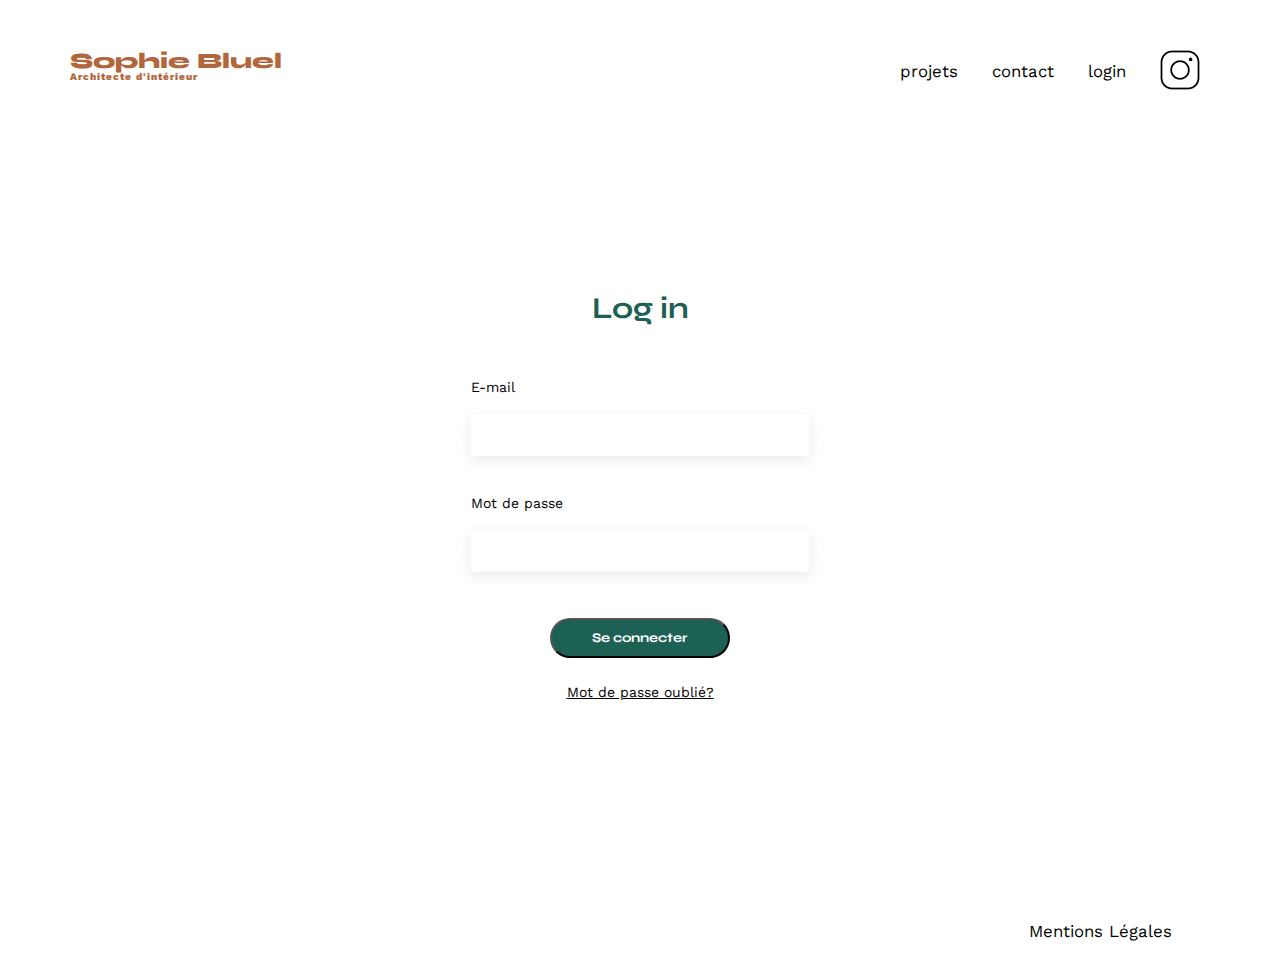
<file: FrontEnd/login.html>
<!DOCTYPE html>
<html lang="fr">
<head>
	<meta charset="UTF-8">
	<title>Sophie Bluel - Architecte d'intérieur</title>
	<meta name="viewport" content="width=device-width, initial-scale=1.0">
	<link rel="preconnect" href="https://fonts.googleapis.com">
	<link rel="preconnect" href="https://fonts.gstatic.com" crossorigin>
	<link href="https://fonts.googleapis.com/css2?family=Syne:wght@700;800&family=Work+Sans&display=swap" rel="stylesheet">
	<meta name="description" content="">
    <script  src="../FrontEnd/assets/login.js" defer></script>
    <link rel="stylesheet" href="./assets/style.css">
    <link rel="stylesheet" href="./assets/login.css">
</head>

<body>
<header>
    <a href="index.html"><h1>Sophie Bluel <span>Architecte d'intérieur</span></h1></a>
    <nav>
        <ul>
            <li>projets</li>
            <li>contact</li>
            <li>login</li>
            <li><img src="./assets/icons/instagram.png" alt="Instagram"></li>
        </ul>
    </nav>
</header>
<main>
    <h2>Log in</h2>
    <form class="form-login" action="#" method="post">
        <label for="email">E-mail</label>
        <input required class="input-credential" type="email" name="email" id="email"></input>
        <label for="password">Mot de passe</label>
        <input type="password" required class="input-credential" name="password" id="password"></input>
        <input class="cba" type="submit" value="Se connecter">
    </form>
    <a href="#">Mot de passe oublié?</a>
    <p class="password-false" id="password-false">Identifiants incorrect, veuillez réessayer</p>
</main>
<footer>
	<nav>
		<ul>
			<li>Mentions Légales</li>
		</ul>
	</nav>
</footer>
</body>
</html>
</file>
<file: FrontEnd/assets/login.css>
header {
	display: flex;
	justify-content: space-between;
	margin: 50px 0
}

main > a{
    text-decoration: underline;
    color: black;
}

main{
    text-align: center;
}

h2{
    padding: 150px 0px 37px 0;
}

.form-login{
    display: flex;
    flex-direction: column;
    flex-wrap: wrap;
    align-content: center;
    text-align: left;
}


.input-credential{
    background: #FFFFFF;
    box-shadow: 0px 4px 14px rgba(0, 0, 0, 0.09);
    width: 25em;
    height: 3em;
    margin: 10px 0 20px 0;
    border: 0px white;
}

.cba{
    padding: 10px;
}

.password-false{
    visibility: hidden;
    color: red;
}

.password-false-display{
    visibility: visible;
    margin-top: 2em;
}

footer{
    margin-top: 15em;
}
</file>
<file: FrontEnd/assets/style.css>
/* http://meyerweb.com/eric/tools/css/reset/
   v2.0 | 20110126
   License: none (public domain)
*/

html, body, div, span, applet, object, iframe,
h1, h2, h3, h4, h5, h6, p, blockquote, pre,
a, abbr, acronym, address, big, cite, code,
del, dfn, em, img, ins, kbd, q, s, samp,
small, strike, strong, sub, sup, tt, var,
b, u, i, center,
dl, dt, dd, ol, ul, li,
fieldset, form, label, legend,
table, caption, tbody, tfoot, thead, tr, th, td,
article, aside, canvas, details, embed,
figure, figcaption, footer, header, hgroup,
menu, nav, output, ruby, section, summary,
time, mark, audio, video {
	margin: 0;
	padding: 0;
	border: 0;
	font-size: 100%;
	font: inherit;
	vertical-align: baseline;
}
/* HTML5 display-role reset for older browsers */
article, aside, details, figcaption, figure,
footer, header, hgroup, menu, nav, section {
	display: block;
}
body {
	line-height: 1;
}
ol, ul {
	list-style: none;
}
blockquote, q {
	quotes: none;
}
blockquote:before, blockquote:after,
q:before, q:after {
	content: '';
	content: none;
}
table {
	border-collapse: collapse;
	border-spacing: 0;
}
/** end reset css**/
body {
	max-width: 1140px;
	margin:auto;
	font-family: 'Work Sans' ;
	font-size: 14px;
	font-weight: 400;
}
header {
	display: flex;
	justify-content: space-between;
	margin: 50px 0
}
section {
	margin: 50px 0
}

nav li:hover{
	color: black;
	font-weight: 800;	
	cursor:pointer;
}

h1{
	display: flex;
	flex-direction: column;
	font-family: 'Syne';
	font-size: 22px;
	font-weight: 800;
	color: #B1663C
}

a{
	text-decoration: none;
	color: black;
}

h1 > span {
	font-family: 'Work Sans';
	font-size:10px;
	letter-spacing: 0.1em;
}

h2{
	font-family: 'Syne';
	font-weight: 700;
	font-size: 30px;
	color: #1D6154
}
nav ul {
	display: flex;
	align-items: center;
	list-style-type: none;
	gap: 1em;
}
nav li {
	padding: 0 10px;
	font-size: 1.2em;
}



#cba-admin-header{
	background-color: black;
	display: none;
	width: 100%;
	align-items: center;
    justify-content: center;
	gap: 21px;
	color: white;
}

#cba-admin-header input{
	padding: 11px 11px;
	margin: 11px 22px;
	color: black;
	background-color: white;
	font-family: 'Work Sans';
	font-weight: 500;
	font-size: 14px;
	line-height: 16px;
	text-align: center;
	width: 200px;
}

.cba-admin{
	visibility: hidden;
	display: inline-block;	
}

.cba-admin-visible{
	visibility: visible;
	display: inline-block;
}

/* fin du header, début introduction */
#introduction {
	display: flex;
    justify-content: center;
}
#introduction figure {	
	flex: 1
}

#cba-admin1{
	margin: 1rem 1rem 1rem 3.6rem;
}


#cba-admin2{
	padding: 1rem 0rem 1rem 0rem;
}


#introduction img {
	display: block;
	margin: auto;
	width: 80%;
}

#introduction article {
	flex: 1
}

.introduction-paragraphes{
	margin-right: 175px;
}
#introduction h2 {
	margin-bottom: 1em;
}

#introduction p {
	margin-bottom: 0.5em;
}

/* fin introduction, début portfolio et modale */
#portfolio h2 {
	display: inline-block;
	text-align: center;
}

.projet-header-flex{
	display: flex;
    flex-direction: row;
    justify-content: center;
    align-items: baseline;
	margin-bottom: 1em;
}

#cba-admin3{
	margin: 1em 1em 1em 1em;
    display: flex;
    background: white;
    border: 0;
    align-items: flex-end;
    gap: 4px;
}
#cba-admin3:hover, 
#modal-gallery button:hover,
#modal-gallery #labelFileSubmit:hover,
#modal-gallery .label-validation:hover,
#modal-gallery .bouton-cba-admin2{
	cursor:pointer;
}

#cba-admin3 img{
	height: 18px;
}
/* button */
#btnFilters{
	display: flex;
	justify-content: center;
	gap: 10px;
	text-align: center;
    padding: 20px 0 51px 0;
}

.filterDiv {
	display: none;  
  }
  
  
  .show {
  	display: grid;
  }
  

  .btn {
	outline: none;
	font-family: Syne;
	font-size: 16px;
	font-weight: 700;
	line-height: 19px;
	letter-spacing: 0em;
	padding: 0px 9px;
	border: 1px solid #1D6154;
	border-radius: 60px;
	cursor: pointer;
	background-color: white;
	height: 37px;
	min-width: 100px;
  }
  
  .btn:hover {
	background-color: #ddd;
  }
  

  .btn.active {
	background-color: #1D6154;
	color: white;
  }
  /* fin button*/

  .gallery, .gallery-admin {
	display: grid;
}

.gallery{
	grid-column-gap: 20px;
	grid-row-gap: 20px;
	grid-template-columns: 1fr 1fr 1fr;
	width: 100%;
	grid-column-gap: 20px;
    grid-row-gap: 20px;
    grid-template-columns: 1fr 1fr 1fr;
    width: 95%;
    margin: 0px 0 0 53px;
	overflow: hidden;
}

.gallery img {
	width: 100%;
	max-height: 465px;
}
  
.gallery figcaption{
	margin-top: 10px;
}
/* modale spécifiquement */
.modale-gallery{
	position: fixed;
    top: 0;
    left: 0;
	width: 100%;
	height: 100%;
    background: rgba(0, 0, 0, 0.8);
    display: flex;
    align-content: center;
    justify-content: center;
	text-align: center;
}

.close-modal{
	display: block;
    float: right;
	margin-top: 1em;
    margin-right: 1em;
}

.divAdmin{
	position: relative;
}

.divAdmin img{
	position: relative;
	z-index: 10;
}

.divAdmin button,
.divAdmin .moveWork{
	position: absolute;
    width: 17px ;
    height: 17px ;
	background-color: black;
	border: 0;
	top: 6px;
}

.divAdmin .binDelete{
    right: 10px;
	z-index: 10;
}

.divAdmin .moveWork{
	right: 31px;
	z-index: 11;
}

.binDelete img,
.moveWork img {
	filter: invert(100%);
}

.binDelete img{
	width: 17px !important;
	height: 14px !important;
	right: 4px;
	bottom: 0px;
}

.moveWork img{
	width: 17px!important;
	height: 13px!important;
	top: 2px;
	right: 0;
}

.label-validation,.bouton-cba-admin2{
	display: inline-block;
	color: white;
	background-color: #A7A7A7;
	margin: 2em auto;
	width: 180px;
	border-radius: 60px;
	padding: 10px 20px;
}

.bouton-cba-admin2{
	background-color: #1D6154;
}

.transition-wrapper{
	display: block;
    float: left;
	margin-top: 1em;
    margin-left: 1em;
}

.modale-gallery h2{
	padding-top: 60px;
    font-family: 'Work Sans';
    font-style: normal;
    font-weight: 400;
    font-size: 26px;
    line-height: 30px;
}

.modale-wrapper{
	height: 731px;
}

.modale-wrapper,
.admin-modale-ajout{
	overflow: auto;
	width: 630px;
	max-width: calc(50vw - 20px);
	padding: 20px;
	background-color: white;
	margin-top: 5%;
    margin-left: 0%;
	border-radius: 10px;
}

.admin-modale-ajout{
	height: 670px;
}

.gallery-admin {
	grid-row-gap: 10px;
	margin: auto;
	grid-template-columns: 1fr 1fr 1fr 1fr 1fr;
	width: 75%;
	padding: 30px 0px 27px 0px;
	grid-column-gap: 5px;
}

.carre-input-file{
	border: 2px solid #E8F1F7;
    border-radius: 3px;
	padding: 22px 0 0 0;
	height: 180px;
	background-color: #E8F1F7;
	display: flex;
	flex-direction: column;
    align-items: center;
}

#fileSubmit,#validation-ajout-photo, #admin-ajout-travail{
	display: none;
}

#labelFileSubmit{
	background: #CBD6DC;
	border-radius: 50px;
	padding: 10px 33px;
}

.gallery-admin{
	border-bottom:1px solid #B3B3B3;
}

.container-submit-upload{
	border-top:1px solid #B3B3B3;
}

.title-modale{
	margin: 0 0 1em 0;
}

.form-div{
	padding-bottom: 47px;
}

form label{
	margin-bottom: 10px;
	margin-top: 20px;
}

.gallery-admin-upload{
	padding: 0px 105px 0px 105px;
}

.gallery-admin figcaption{
	text-align: left;
    margin-left: 0.4em;
}

.modale-wrapper input,
.admin-modale-ajout input,
.admin-modale-ajout select{
	background: #FFFFFF;
	box-shadow: 0px 4px 14px rgba(0, 0, 0, 0.09);
	border: 0;
	height: 51px;
}

.admin-modale-ajout img{
	overflow: hidden;
	height: 50%;
}

#file-submit{
	background: #CBD6DC;
	border-radius: 50px;	
	margin-bottom: 7px;
	margin-top: 15px;
}




.label-validation:valid{
	background-color: #1D6154;
}

.gallery-admin img{
	width: 79px;
    height: 102px;
}



/* fin modale, début footer */

#contact {
	width: 50%;
	margin: auto;
}

#contact  {
	text-align: center;

}
#contact h2{
	margin-bottom: 20px;
}

form, .contact-form{
	text-align: left;
	display: flex;
	flex-direction: column;
}

.contact-form{
	margin-top:30px;
	text-align: left;	
}

#contact input {
	height: 50px;
	font-size: 1.2em;
	border: none;
	box-shadow: 0px 4px 14px rgba(0, 0, 0, 0.09);
}
#contact label {
	margin: 2em 0 1em 0;
}
#contact textarea {
	border: none;
	box-shadow: 0px 4px 14px rgba(0, 0, 0, 0.09);
}

input[type="submit"]{
	font-family: 'Syne';
	font-weight: 700;
	color: white;
	background-color: #1D6154;
	margin : 2em auto ;
	width: 180px;
	text-align: center;
	border-radius: 60px ;
}


footer nav ul {
	display: flex;
	justify-content: flex-end;
	margin: 2em
}
</file>
